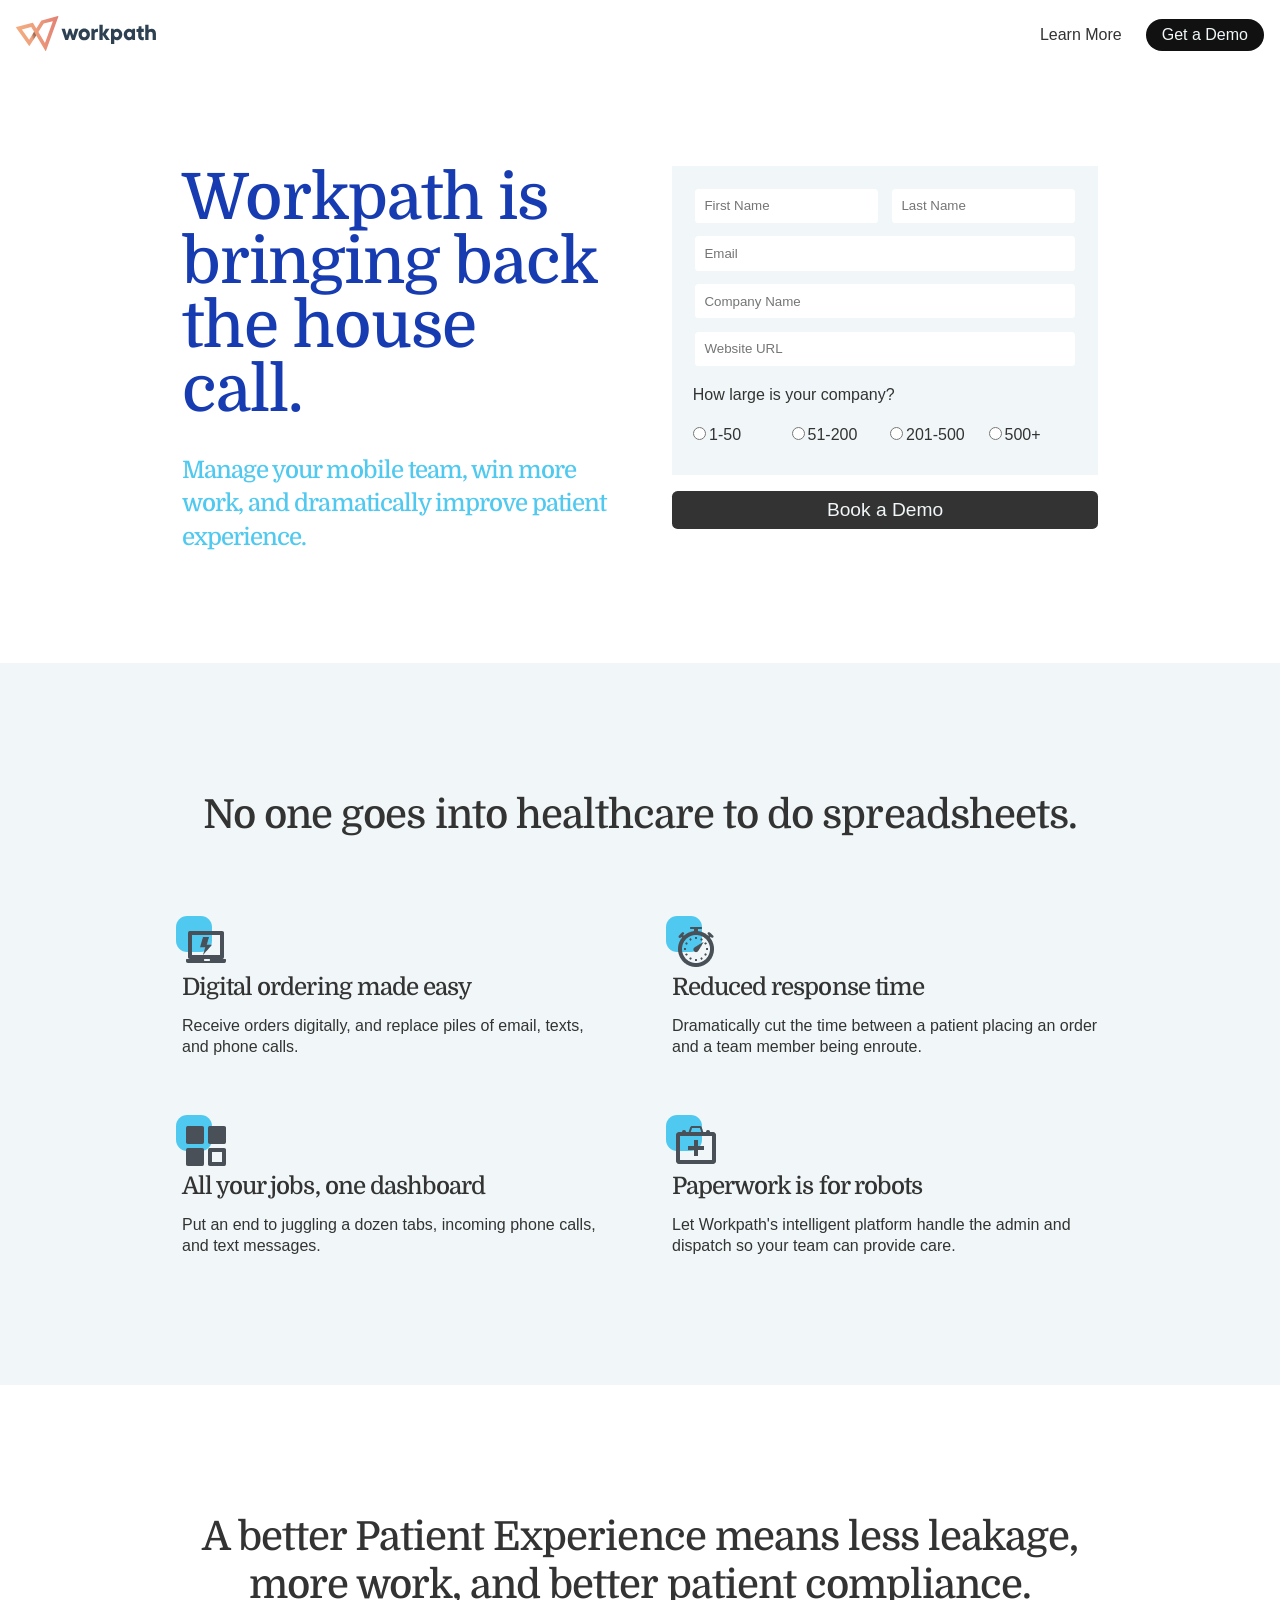
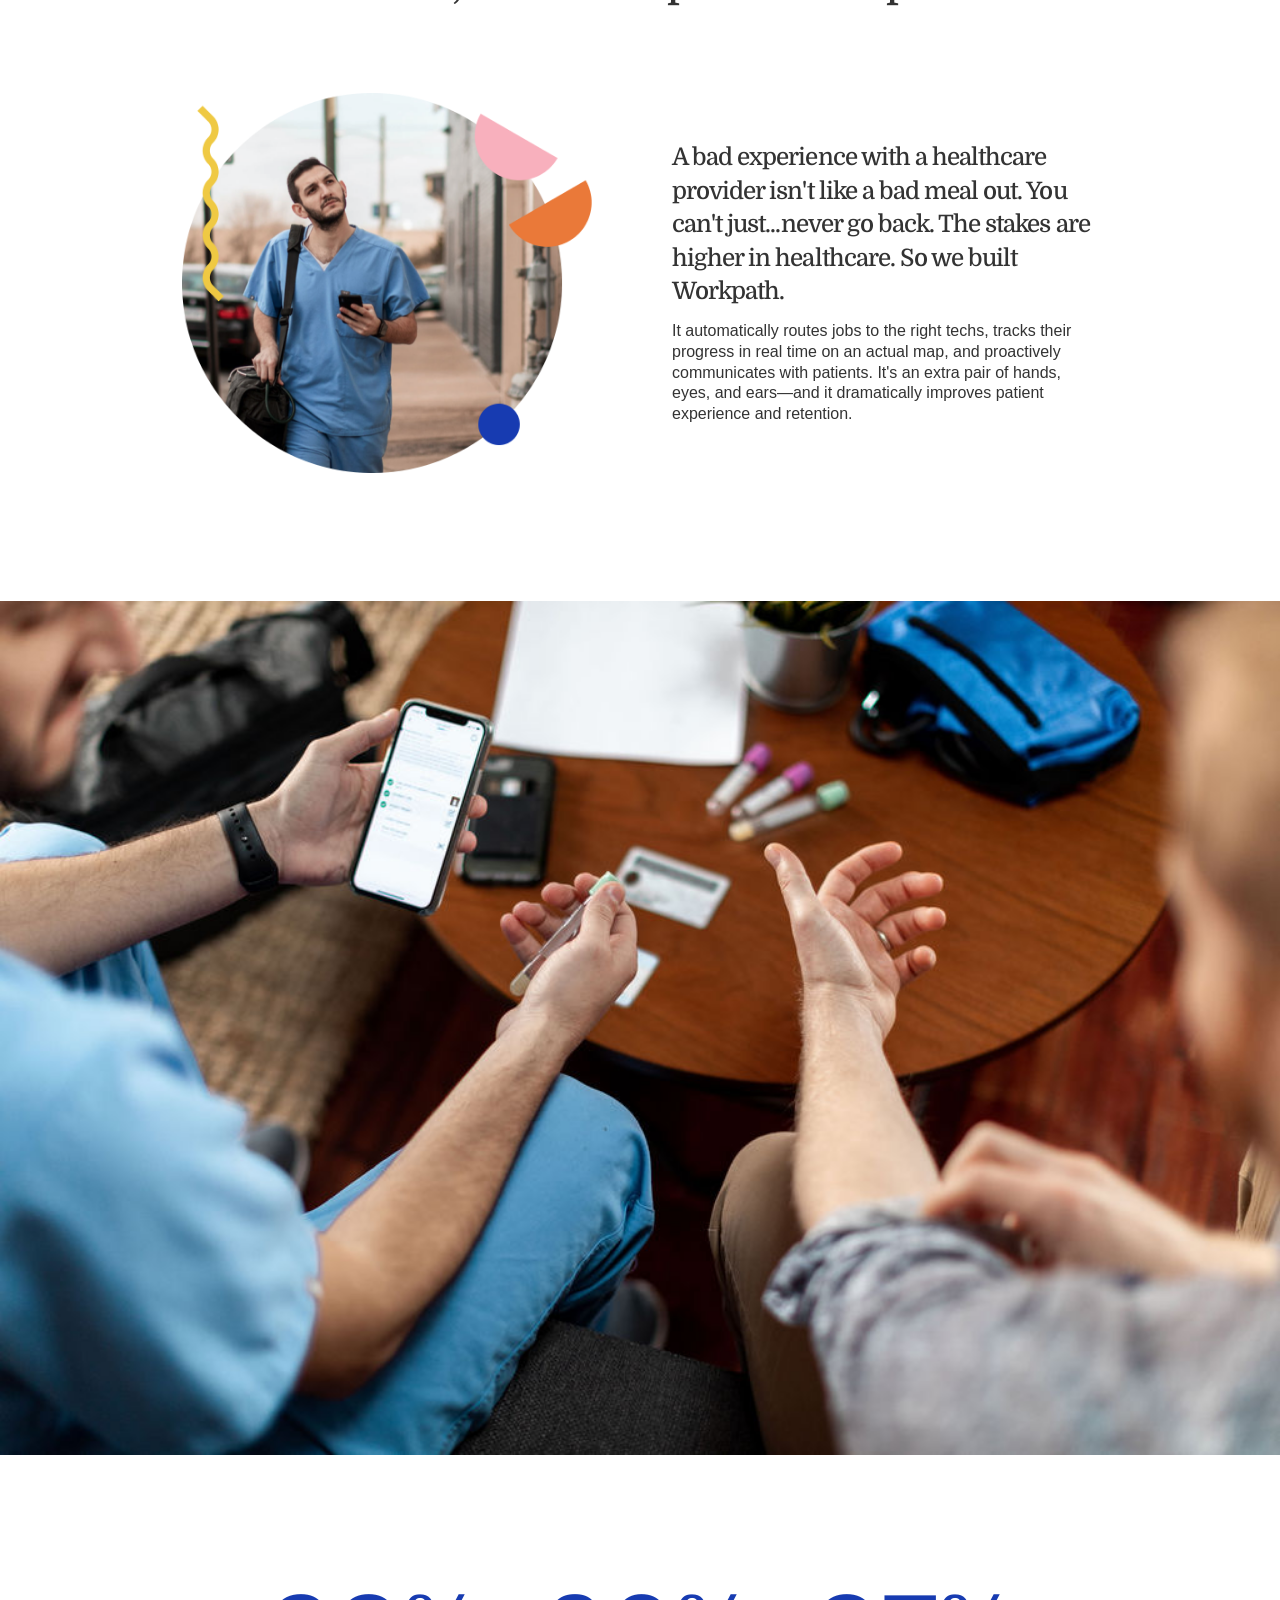
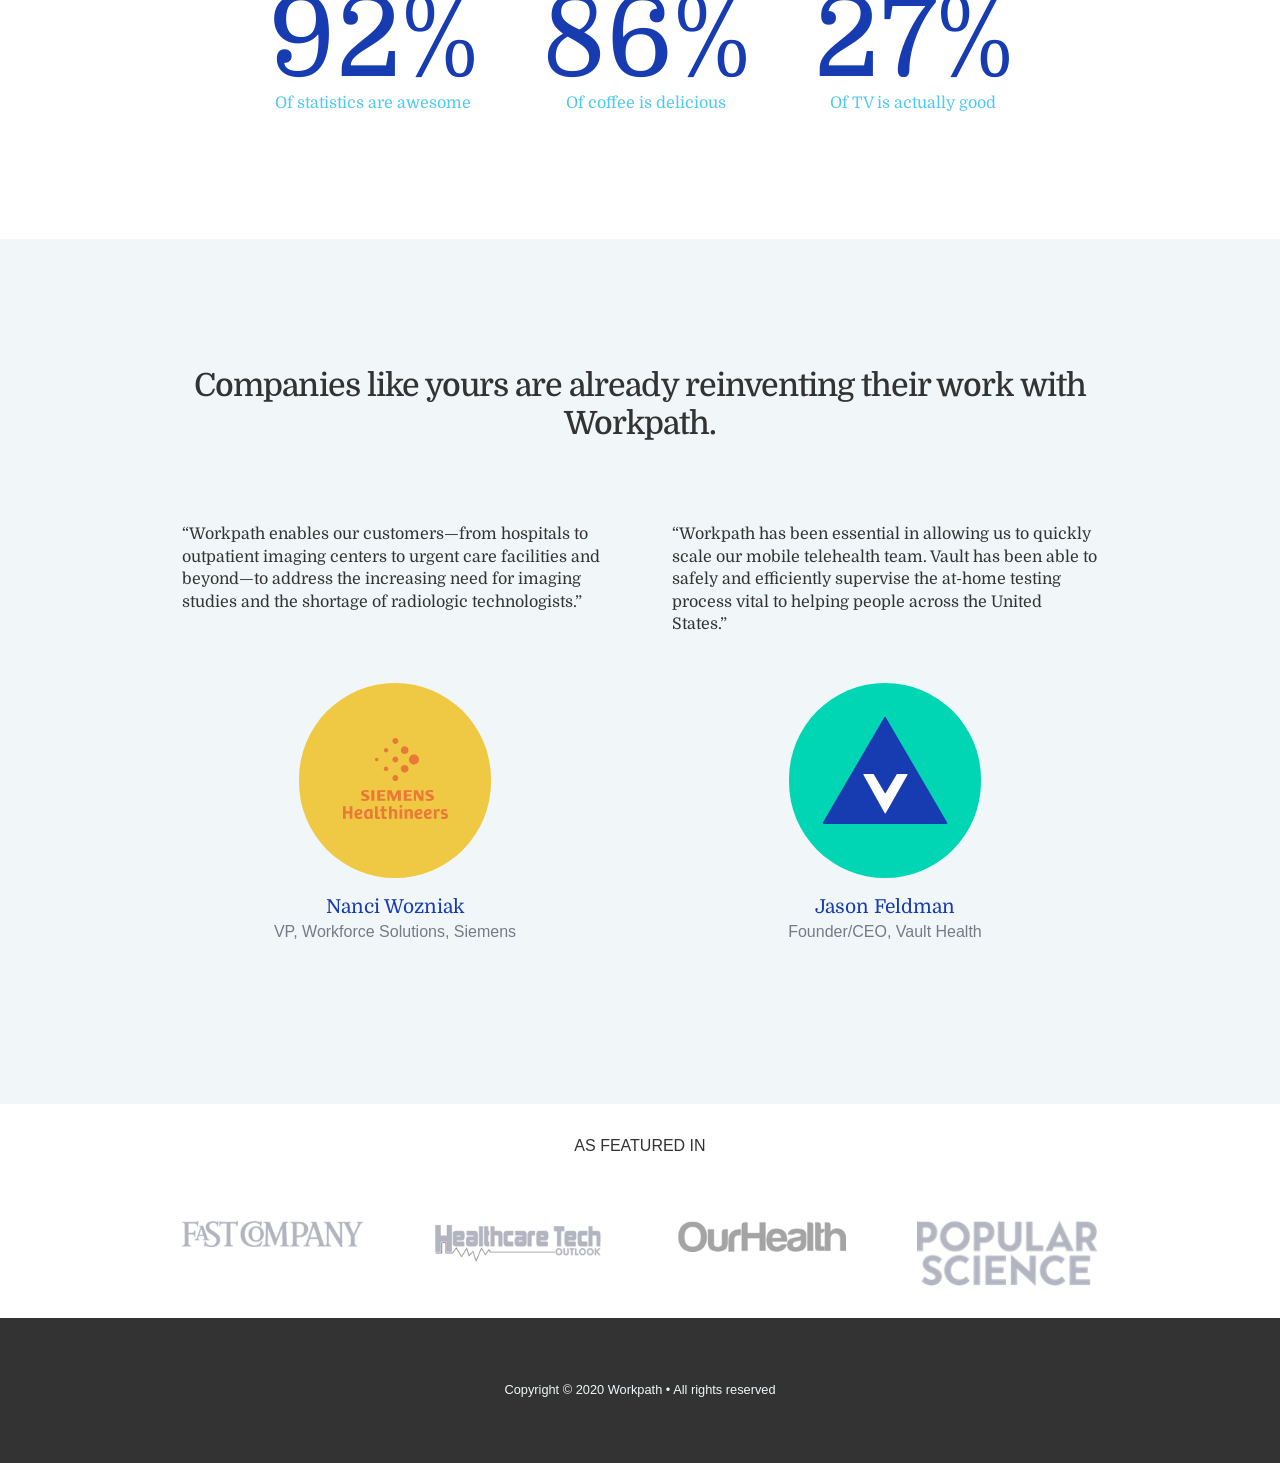
<file: index.html>
<!DOCTYPE html>
<html lang="en">
  <head>
    <meta charset="UTF-8" />
    <meta name="viewport" content="width=device-width, initial-scale=1.0" />
    <link rel="stylesheet" href="/styles.css" />
    <title>Workpath Lander 1</title>
  </head>
  <body>

    <!-- navigation -->
    <nav class="main" role="navigation">
      <div class="logo">
        <img src="images/logo.svg" alt="workpath logo" />
      </div>
      <ul class="links">
        <li>Learn More</li>
        <li class="rounded">Get a Demo</li>
      </ul>
    </nav>

    <!-- hero with form -->
    <div class="outer hero">
      <div class="inner">
        <div class="item vertically-align">
          <h1>Workpath is bringing back the house call.</h1>
          <h5>Manage your mobile team, win more work, and dramatically improve patient experience.</h5>
        </div>
        <div class="item">
          <form class="demo-form">
            <div class="fields">
              <div class="field field--half">
                <input type="text" placeholder="First Name">
              </div>
              <div class="field field--half">
                <input type="text" placeholder="Last Name">
              </div>
              <div class="field field--full">
                <input type="text" placeholder="Email">
              </div>
              <div class="field field--full">
                <input type="text" placeholder="Company Name">
              </div>
              <div class="field field--full">
                <input type="text" placeholder="Website URL">
              </div>
              <div class="field field--full"></div>
              <div class="field field--full">
                How large is your company?
              </div>
              <div class="field field--quarter">
                <input type="radio" name="headcount" value="1-50">1-50
              </div>
              <div class="field field--quarter">
                <input type="radio" name="headcount" value="51-200">51-200
              </div>
              <div class="field field--quarter">
                <input type="radio" name="headcount" value="201-500">201-500
              </div>
              <div class="field field--quarter">
                <input type="radio" name="headcount" value="500+">500+
              </div>
            </div>
            <input type="submit" value="Book a Demo">
          </form>
        </div>
      </div>
    </div>

    <!-- intro -->
    <div class="outer spaced features">
      <div class="centered">
        <h3>No one goes into healthcare to do spreadsheets.</h3>
      </div>
      <div class="inner wrap">
        <div class="item">
          <div class="icon"><img src="/images/time.png"></div>
          <h5>Digital ordering made easy</h5>
          <p>Receive orders digitally, and replace piles of email, texts, and phone calls.</p>
        </div>
        <div class="item">
          <div class="icon"><img src="/images/calendar.png"></div>
          <h5>Reduced response time</h5>
          <p>Dramatically cut the time between a patient placing an order and a team member being enroute.</p>
        </div>
        <div class="item">
          <div class="icon"><img src="/images/dashboard.png"></div>
          <h5>All your jobs, one dashboard</h5>
          <p>Put an end to juggling a dozen tabs, incoming phone calls, and text messages.</p>
        </div>
        <div class="item">
          <div class="icon"><img src="/images/eye.png"></div>
          <h5>Paperwork is for robots</h5>
          <p>Let Workpath's intelligent platform handle the admin and dispatch so your team can provide care.</p>
        </div>
      </div>
    </div>

    <!-- PX -->
    <div class="outer spaced">
      <div class="centered">
        <h3>A better Patient Experience means less leakage, more work, and better patient compliance.</h3>
      </div>
      <div class="inner wrap">
        <div class="item">
          <img src="/images/ontheway.png" class="responsive">
        </div>
        <div class="item vertically-align">
          <h5>A bad experience with a healthcare provider isn't like a bad meal out. You can't just...never go back. The stakes are higher in healthcare. So we built Workpath.</h5>
          <p>It automatically routes jobs to the right techs, tracks their progress in real time on an actual map, and proactively communicates with patients. It's an extra pair of hands, eyes, and ears—and it dramatically improves patient experience and retention.</p>
        </div>
      </div>
    </div>

    <!-- feature -->
    <section class="outer">
      <img src="images/phleb.jpg" class="responsive" />
    </section>

    <!-- stats -->
    <div class="outer spaced">
      <div class="inner">
        <dl class="statblock item">
          <dt>92%</dt>
          <dd>Of statistics are awesome</dd>
        </dl>
        <dl class="statblock item">
          <dt>86%</dt>
          <dd>Of coffee is delicious</dd>
        </dl>
        <dl class="statblock item">
          <dt>27%</dt>
          <dd>Of TV is actually good</dd>
        </dl>
      </div>
    </div>

    <!-- Quotes -->
    <div class="outer spaced quotes">
      <div class="centered">
        <h4>Companies like yours are already reinventing their work with Workpath.</h4>
      </div>
      <div class="inner wrap">
        <figure class="item card">
          <blockquote>Workpath enables our customers—from hospitals to outpatient imaging centers to urgent care facilities and beyond—to address the increasing need for imaging studies and the shortage of radiologic technologists.</blockquote>
          <dl class="avatar">
            <dt class="rounded siemens">
              <img src="/images/siemens_logo.svg">
            </dt>
            <dd>Nanci Wozniak</dd>
            <dd class="position">VP, Workforce Solutions, Siemens</dd>
          </dl>
        </figure>
        <figure class="item card">
          <blockquote>Workpath has been essential in allowing us to quickly scale our mobile telehealth team. Vault has been able to safely and efficiently supervise the at-home testing process vital to helping people across the United States.</blockquote>
          <dl class="avatar">
            <dt class="rounded vault">
              <img src="/images/vault_logo.svg">
            </dt>
            <dd>Jason Feldman</dd>
            <dd class="position">Founder/CEO, Vault Health</dd>
          </dl>
        </figure>
      </div>
    </div>

    <!-- proofs -->
    <section class="outer proofs">
      <div class="centered">
        <p class="upcase">As featured in</p>
      </div>
      <div class="inner">
        <div class="item">
          <img src="/images/fastcompany.png" class="responsive">
        </div>
        <div class="item">
          <img src="/images/healthcaretech.png" class="responsive">
        </div>
        <div class="item">
          <img src="/images/ourhealth.png" class="responsive">
        </div>
        <div class="item">
          <img src="/images/popularscience.png" class="responsive">
        </div>
      </div>
    </section>

    <!-- footer -->
    <footer>
      <div class="inner">
        <div class="leftblock">
          <p class="small">Copyright &copy; 2020 Workpath • All rights reserved</p>
        </div>
      </div>
    </footer>
  </body>
</html>
</file>
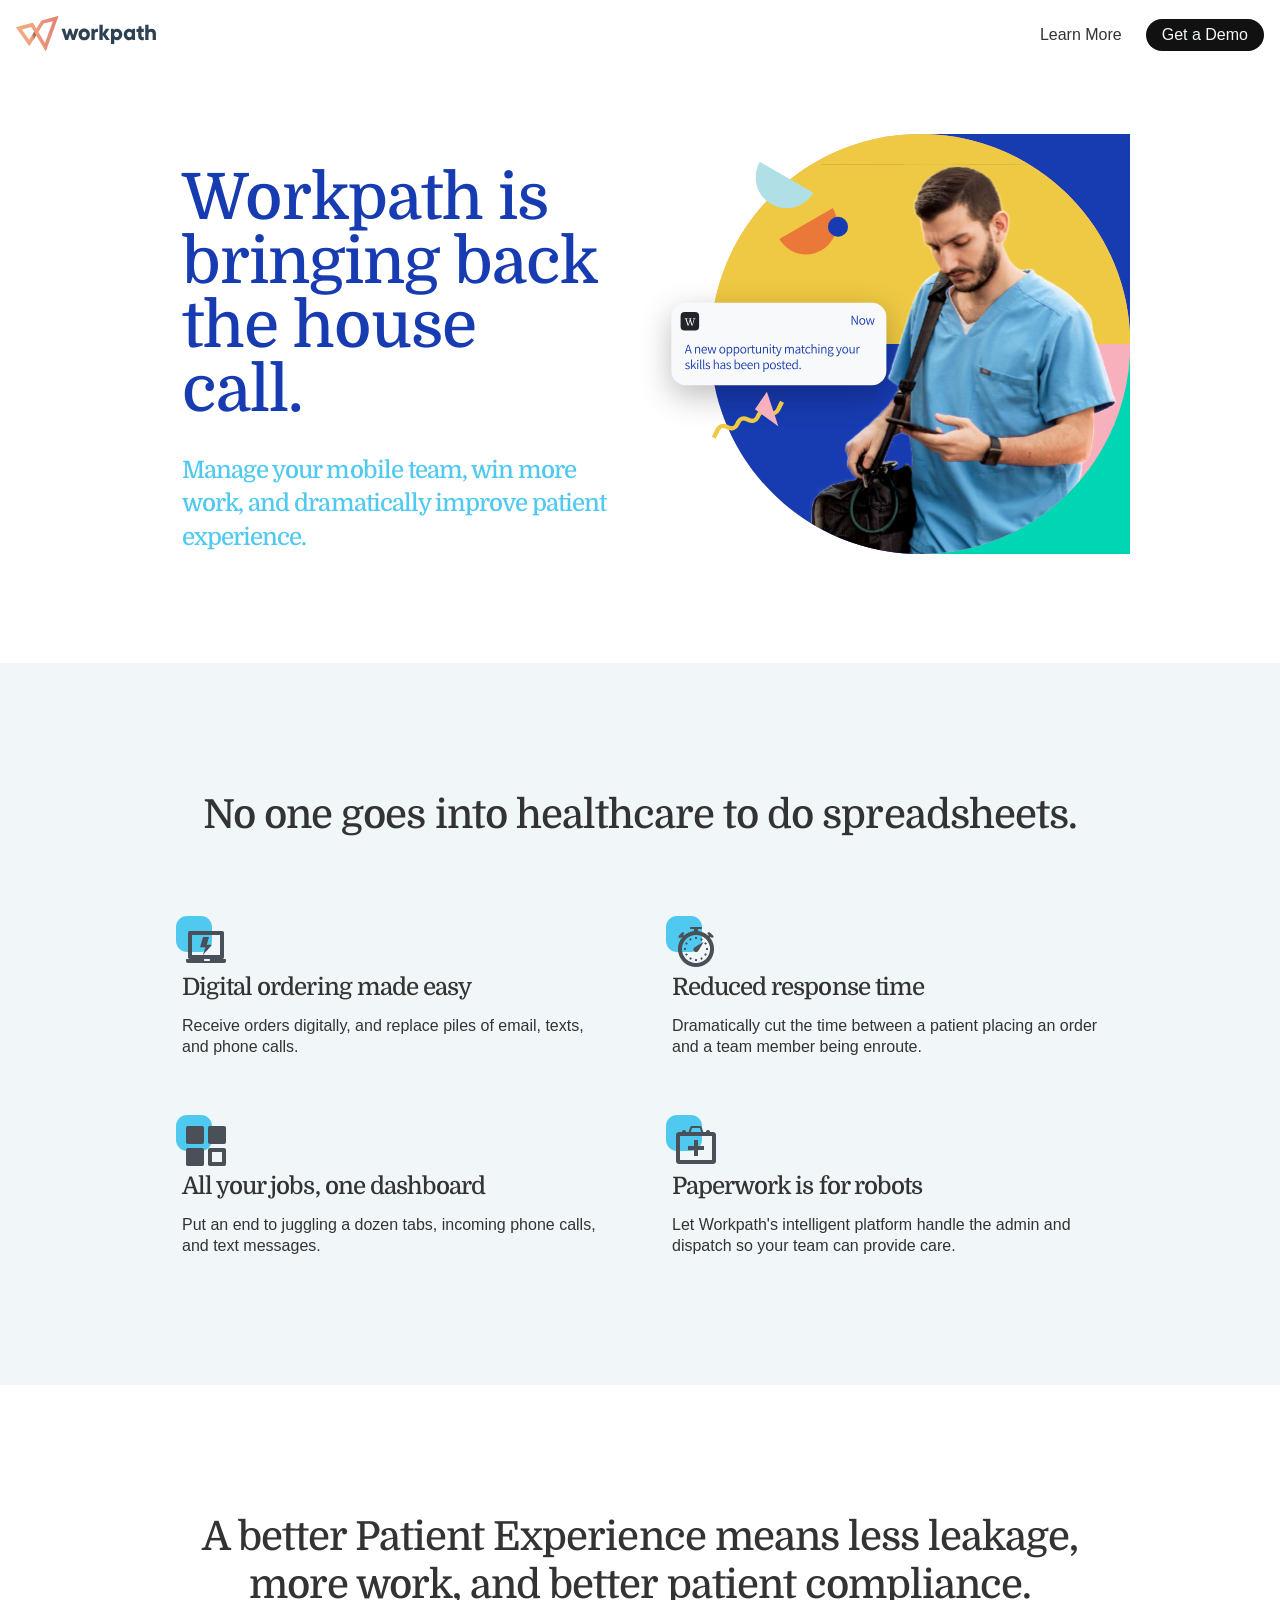
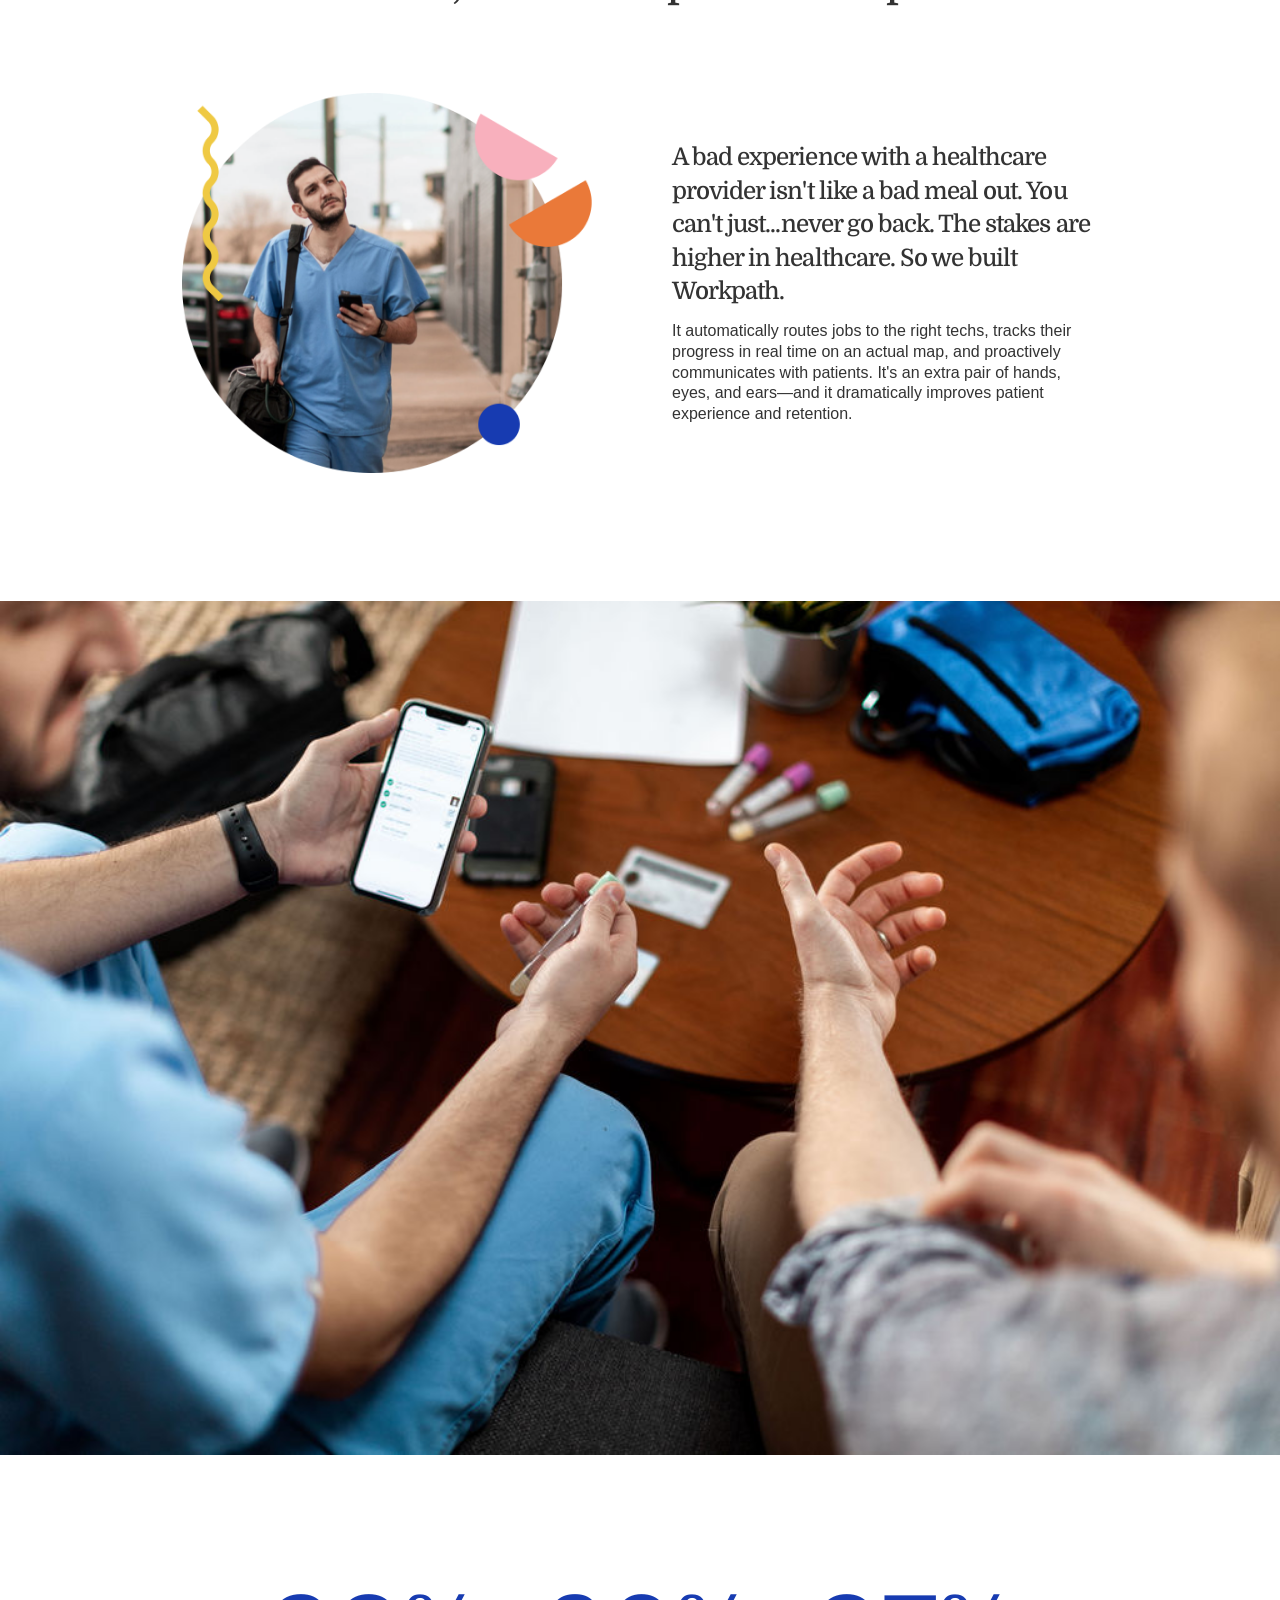
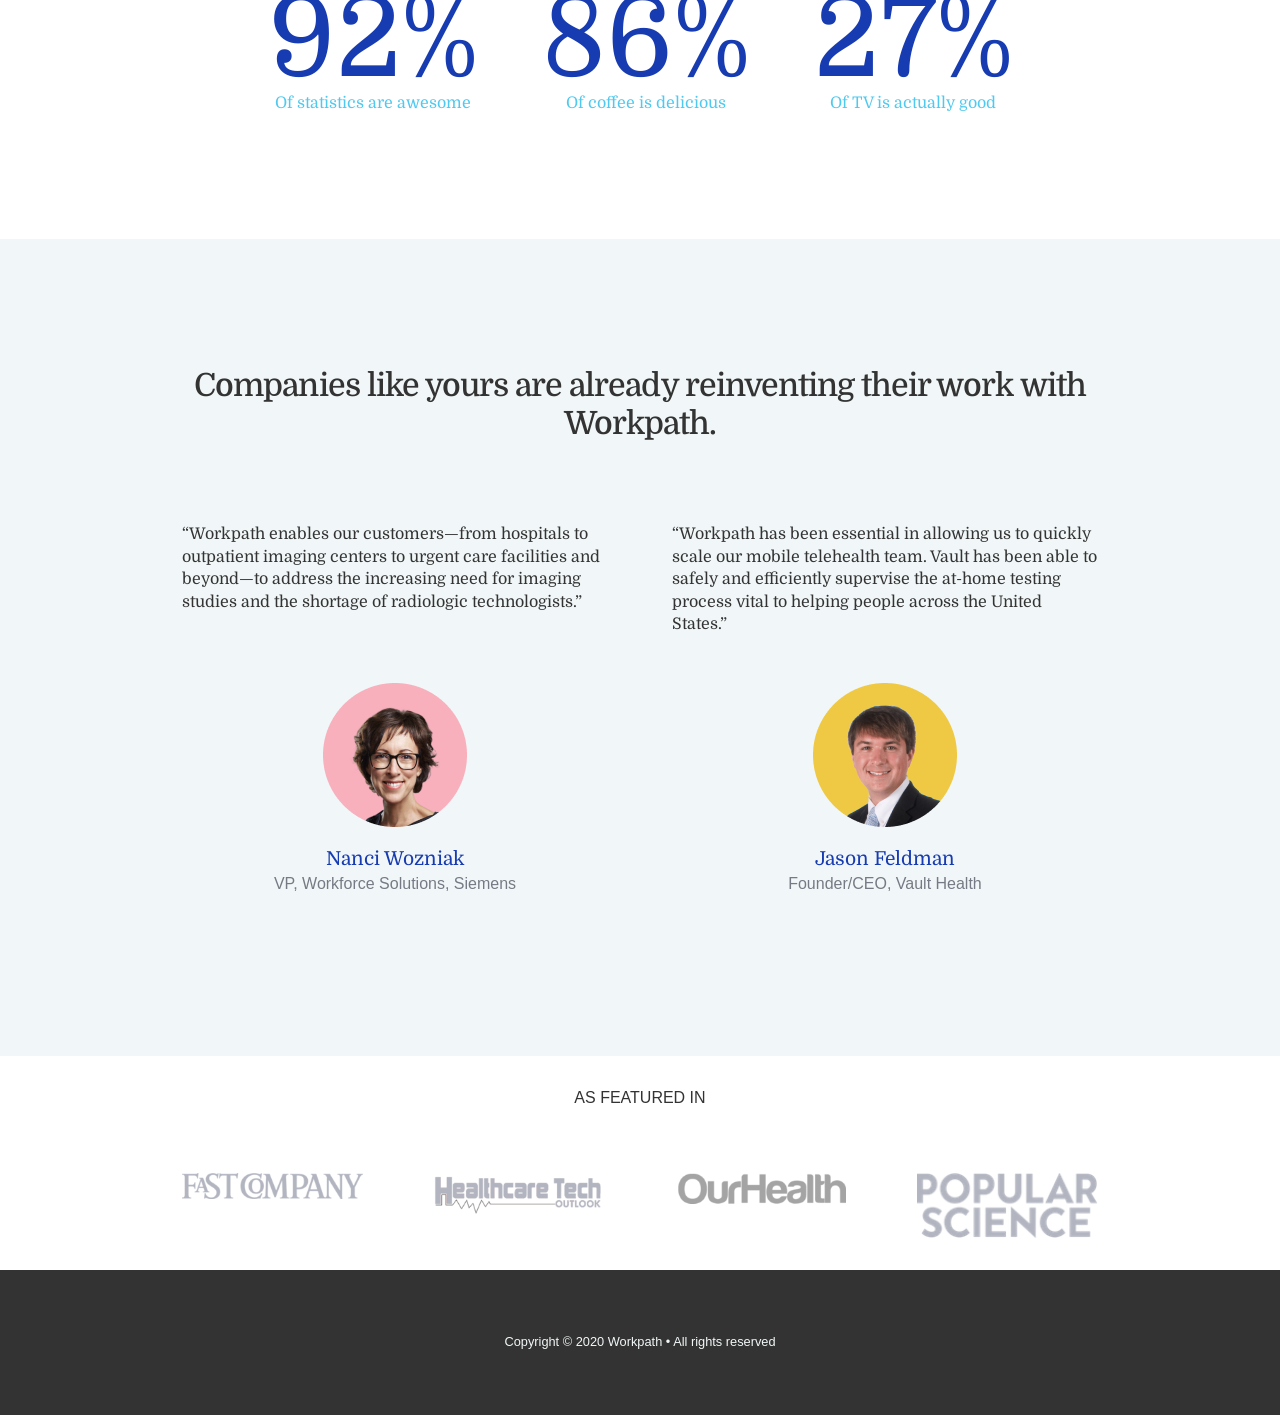
<file: single-noform.html>
<!DOCTYPE html>
<html lang="en">
  <head>
    <meta charset="UTF-8" />
    <meta name="viewport" content="width=device-width, initial-scale=1.0" />
    <link rel="stylesheet" href="/styles.css" />
    <title>Workpath Lander 1</title>
  </head>
  <body>

    <!-- navigation -->
    <nav class="main" role="navigation">
      <div class="logo">
        <img src="images/logo.svg" alt="workpath logo" />
      </div>
      <ul class="links">
        <li>Learn More</li>
        <li class="rounded">Get a Demo</li>
      </ul>
    </nav>

    <!-- hero -->
    <div class="outer hero">
      <div class="inner">
        <div class="item vertically-align">
          <h1>Workpath is bringing back the house call.</h1>
          <h5>Manage your mobile team, win more work, and dramatically improve patient experience.</h5>
        </div>
        <div class="item no-padding hide-at-mobile">
          <img src="/images/hero.svg" class="responsive" />
        </div>
      </div>
    </div>

    <!-- intro -->
    <div class="outer spaced features">
      <div class="centered">
        <h3>No one goes into healthcare to do spreadsheets.</h3>
      </div>
      <div class="inner wrap">
        <div class="item">
          <div class="icon"><img src="/images/time.png"></div>
          <h5>Digital ordering made easy</h5>
          <p>Receive orders digitally, and replace piles of email, texts, and phone calls.</p>
        </div>
        <div class="item">
          <div class="icon"><img src="/images/calendar.png"></div>
          <h5>Reduced response time</h5>
          <p>Dramatically cut the time between a patient placing an order and a team member being enroute.</p>
        </div>
        <div class="item">
          <div class="icon"><img src="/images/dashboard.png"></div>
          <h5>All your jobs, one dashboard</h5>
          <p>Put an end to juggling a dozen tabs, incoming phone calls, and text messages.</p>
        </div>
        <div class="item">
          <div class="icon"><img src="/images/eye.png"></div>
          <h5>Paperwork is for robots</h5>
          <p>Let Workpath's intelligent platform handle the admin and dispatch so your team can provide care.</p>
        </div>
      </div>
    </div>

    <!-- PX -->
    <div class="outer spaced">
      <div class="centered">
        <h3>A better Patient Experience means less leakage, more work, and better patient compliance.</h3>
      </div>
      <div class="inner wrap">
        <div class="item">
          <img src="/images/ontheway.png" class="responsive">
        </div>
        <div class="item vertically-align">
          <h5>A bad experience with a healthcare provider isn't like a bad meal out. You can't just...never go back. The stakes are higher in healthcare. So we built Workpath.</h5>
          <p>It automatically routes jobs to the right techs, tracks their progress in real time on an actual map, and proactively communicates with patients. It's an extra pair of hands, eyes, and ears—and it dramatically improves patient experience and retention.</p>
        </div>
      </div>
    </div>

    <!-- feature -->
    <section class="outer">
      <img src="images/phleb.jpg" class="responsive" />
    </section>

    <!-- stats -->
    <div class="outer spaced">
      <div class="inner">
        <dl class="statblock item">
          <dt>92%</dt>
          <dd>Of statistics are awesome</dd>
        </dl>
        <dl class="statblock item">
          <dt>86%</dt>
          <dd>Of coffee is delicious</dd>
        </dl>
        <dl class="statblock item">
          <dt>27%</dt>
          <dd>Of TV is actually good</dd>
        </dl>
      </div>
    </div>

    <!-- Quotes -->
    <div class="outer spaced quotes">
      <div class="centered">
        <h4>Companies like yours are already reinventing their work with Workpath.</h4>
      </div>
      <div class="inner wrap">
        <figure class="item card">
          <blockquote>Workpath enables our customers—from hospitals to outpatient imaging centers to urgent care facilities and beyond—to address the increasing need for imaging studies and the shortage of radiologic technologists.</blockquote>
          <dl class="avatar">
            <dt><img src="/images/avatar_2.png"></dt>
            <dd>Nanci Wozniak</dd>
            <dd class="position">VP, Workforce Solutions, Siemens</dd>
          </dl>
        </figure>
        <figure class="item card">
          <blockquote>Workpath has been essential in allowing us to quickly scale our mobile telehealth team. Vault has been able to safely and efficiently supervise the at-home testing process vital to helping people across the United States.</blockquote>
          <dl class="avatar">
            <dt><img src="/images/avatar_1.png"></dt>
            <dd>Jason Feldman</dd>
            <dd class="position">Founder/CEO, Vault Health</dd>
          </dl>
        </figure>
      </div>
    </div>

    <!-- proofs -->
    <section class="outer proofs">
      <div class="centered">
        <p class="upcase">As featured in</p>
      </div>
      <div class="inner">
        <div class="item">
          <img src="/images/fastcompany.png" class="responsive">
        </div>
        <div class="item">
          <img src="/images/healthcaretech.png" class="responsive">
        </div>
        <div class="item">
          <img src="/images/ourhealth.png" class="responsive">
        </div>
        <div class="item">
          <img src="/images/popularscience.png" class="responsive">
        </div>
      </div>
    </section>

    <!-- footer -->
    <footer>
      <div class="inner">
        <div class="leftblock">
          <p class="small">Copyright &copy; 2020 Workpath • All rights reserved</p>
        </div>
      </div>
    </footer>
  </body>
</html>
</file>
<file: styles.css>
@import "./reset.css";
@import url('https://fonts.googleapis.com/css2?family=Domine:wght@400;700&display=swap');

:root {
  --color-coral: 248, 176, 189;
  --color-admiral: 23, 59, 177;
  --color-scrub: 0, 214, 179;
  --color-pelham: 79, 201, 239;
  --color-valencia: 234, 121, 57;
  --color-hull: 118, 122, 132;
  --color-midcentury: 239, 201, 67;
  --color-funnies: 239, 206, 185;
  --color-belaire: 176, 224, 230;
  --color-fog: 241, 247, 248;
  --color-saarinen: 202, 60, 29;
  --font-header: 'Domine', Times, Georgia, serif;
  --font-body: 'Helvetica Neue', Helvetica, Arial, sans-serif;
}

body {
  color: #333;
  font-size: 16px;
  font-family: var(--font-body);
  -webkit-font-smoothing: antialiased;
  -moz-osx-font-smoothing: grayscale;
}

body * {
  box-sizing: border-box;
}

/* Type
---------------------------------------------- */

h1, h2, h3, h4, h5 {
  margin-bottom: .5em;
  font-family: var(--font-header);
  font-weight: 500;
  letter-spacing: -0.06rem;
}

h1 {
  font-size: 4rem;
  line-height: 1em;
}
h2 {
  font-size: 3rem;
}
h3 {
  font-size: 2.5rem;
  line-height: 1.2em;
}
h4 {
  font-size: 2rem;
  line-height: 1.2em;
}
h5 {
  font-size: 1.5rem;
  line-height: 1.4em;
}
p {
  font-size: 1rem;
  line-height: 1.3em;
}
p.small {
  font-size: .8rem;
}
p + p {
  margin-top: 1rem;
}

/* Navigation
---------------------------------------------- */

nav.main {
  display: flex;
  flex-direction: row;
  align-items: center;
  padding: 1rem;
}
nav.main .logo {
  width: 140px;
  margin-right: auto;
}
nav.main .logo img {
  width: 100%;
}
nav.main .links {
  margin-left: auto;
  display: flex;
}
nav.main .links li {
  padding: .5rem 1rem;
}
nav.main .links li:not(:last-child) {
  margin-right: .5rem;
}
nav.main .links li.rounded {
  background: #111;
  border-radius: 2rem;
  color: rgba(var(--color-fog), 1);
}

/* Grid
---------------------------------------------- */

.outer {
  display: grid;
  grid-template-columns: repeat(12, 1fr);
}

.outer * {
  grid-column: 1 / -1;
}

.inner {
  display: flex;
  flex-direction: column;
  margin: auto;
  max-width: 980px;
}

.item {
  flex: 1;
  padding: 1rem 1rem 0;
}

.vertically-align {
  display: flex;
  flex-direction: column;
  justify-content: center;
  padding-right: 3rem;
}

.no-padding {
  padding: 0 !important;
}

.spaced {
  padding: 2rem;
}

.hide-at-mobile {
  display: none;
}

.wrap {
  flex-wrap: wrap;
}

.upcase {
  text-transform: uppercase;
}

/* Hero
---------------------------------------------- */

.hero {
  min-height: 50vh;
  padding: 4rem 0;
}

.hero h1 {
  font-size: 4rem;
  color: rgba(var(--color-admiral), 1);
}
.hero h5 {
  color: rgba(var(--color-pelham), 1);
}

/* Footer
---------------------------------------------- */

footer {
  background-color: rgba(0,0,0,.8);
  color: rgba(var(--color-fog), 1);
  padding: 4rem 0;
}
footer .leftblock {
  flex: 1;
  margin-right: auto;
  text-align: center;
}


/* Form
---------------------------------------------- */

.demo-form {
  border-radius: .7rem;
}
.demo-form input[type="text"] {
  padding: .6rem;
  border-radius: .35rem;
  border: 2px solid rgba(var(--color-fog), 1);
  transition: all .15s ease-in-out;
  display: block;
  width: 100%;
}
.fields {
  display: flex;
  flex-direction: row;
  flex-wrap: wrap;
  background: rgba(var(--color-fog), 1);
  margin-bottom: 1rem;
  padding: 1rem;
}
.field {
  flex: 0;
  padding: .3rem;
  overflow: hidden;
}
.field--quarter {
  padding: 1rem 0;
  flex: 0 25%;
}
.field--half {
  flex: 0 50%;
}
.field--full {
  flex: 0 100%;
}
.demo-form input[type="text"]:focus {
  border: 2px solid rgba(var(--color-admiral), 1);
  outline: none;
}
.demo-form input[type="submit"] {
  width: 100%;
  background: #333;
  border: 0;
  font-size: 1.2rem;
  color: rgba(var(--color-fog), 1);
  padding: .5rem;
  border-radius: .35rem;
}
.demo-form select {
  width: 100%;
  margin-bottom: .6rem;
  font-size: 1.2rem;
}


/* Misc
---------------------------------------------- */

img.responsive {
  width: 100%;
  display: block;
}

.centered {
  grid-column: 2 / -2;
  text-align: center;
  margin: 2rem 0;
}

.icon {
  width: 48px;
  height: 48px;
  position: relative;
}
.icon img {
  position: relative;
  z-index: 20;
}
.icon:after {
  content: "";
  width: 36px;
  height: 36px;
  background: rgba(var(--color-pelham), 1);
  top: -.4rem;
  left: -.4rem;
  position: absolute;
  border-radius: .7rem;
}

.statblock {
  font-family: var(--font-header);
  text-align: center;
}
.statblock dt {
  font-size: 7rem;
  color: rgba(var(--color-admiral), 1);
}
.statblock dd {
  color: rgba(var(--color-pelham), 1);
}

/* Section Theming
---------------------------------------------- */

.features {
  background: rgba(var(--color-fog), 1);
}
.experience {
  background: rgba(var(--color-belaire), 1);
}
.stats {
  background: rgba(var(--color-fog), 1);
}
.quotes {
  background: rgba(var(--color-fog), 1);
}

/* Block Theming
---------------------------------------------- */
.card {
  display: flex;
  flex-direction: column;
}

.card blockquote {
  font-family: var(--font-header);
  line-height: 1.4em;
  margin-bottom: 1rem;
  quotes: "“" "”" "‘" "’";
}
.card blockquote::before {
    content: open-quote;
}
.card blockquote::after {
    content: close-quote;
}
.avatar {
  display: flex;
  flex-direction: column;
  align-items: center;
  justify-content: center;
  padding-top: 2rem;
  align-self: flex-end;
  margin-top: auto;
  margin-bottom: 2rem;
  width: 100%;
  text-align: center;
}
.avatar dt {
  margin-bottom: 1rem;
}
.avatar dd {
  font-family: var(--font-header);
  font-size: 1.2rem;
  line-height: 1.4em;
  color: rgba(var(--color-admiral), 1);
}
.avatar dd.position {
  font-family: var(--font-body);
  font-size: 1rem;
  color: rgba(var(--color-hull), 1);
}

.avatar dt.rounded {
  border-radius: 100px;
  padding: 1rem;
}
.avatar dt.rounded.siemens {
  background: rgba(var(--color-midcentury), 1);
}
.avatar dt.rounded.vault {
  background: rgba(var(--color-scrub), 1);
}
/* Responsive
---------------------------------------------- */

/* Small devices (landscape phones, 576px and up) */
@media (min-width: 576px) {
  .wrap {
    flex-wrap: nowrap;
  }
}

/* Medium devices (tablets, 768px and up) */
@media (min-width: 768px) {
  .spaced {
    padding: 4rem;
  }
  .inner {
    flex-direction: row;
  }
  .hide-at-mobile {
    display: block;
  }
  .wrap {
    flex-wrap: wrap;
  }
}

/* Large devices (desktops, 992px and up) */
@media (min-width: 992px) {
  .spaced {
    padding: 6rem;
  }
  .item {
    flex: 0 50%;
    padding: 2rem 2rem 2rem;
  }
}

/* Extra large devices (large desktops, 1200px and up) */
@media (min-width: 1200px) {

}
</file>
